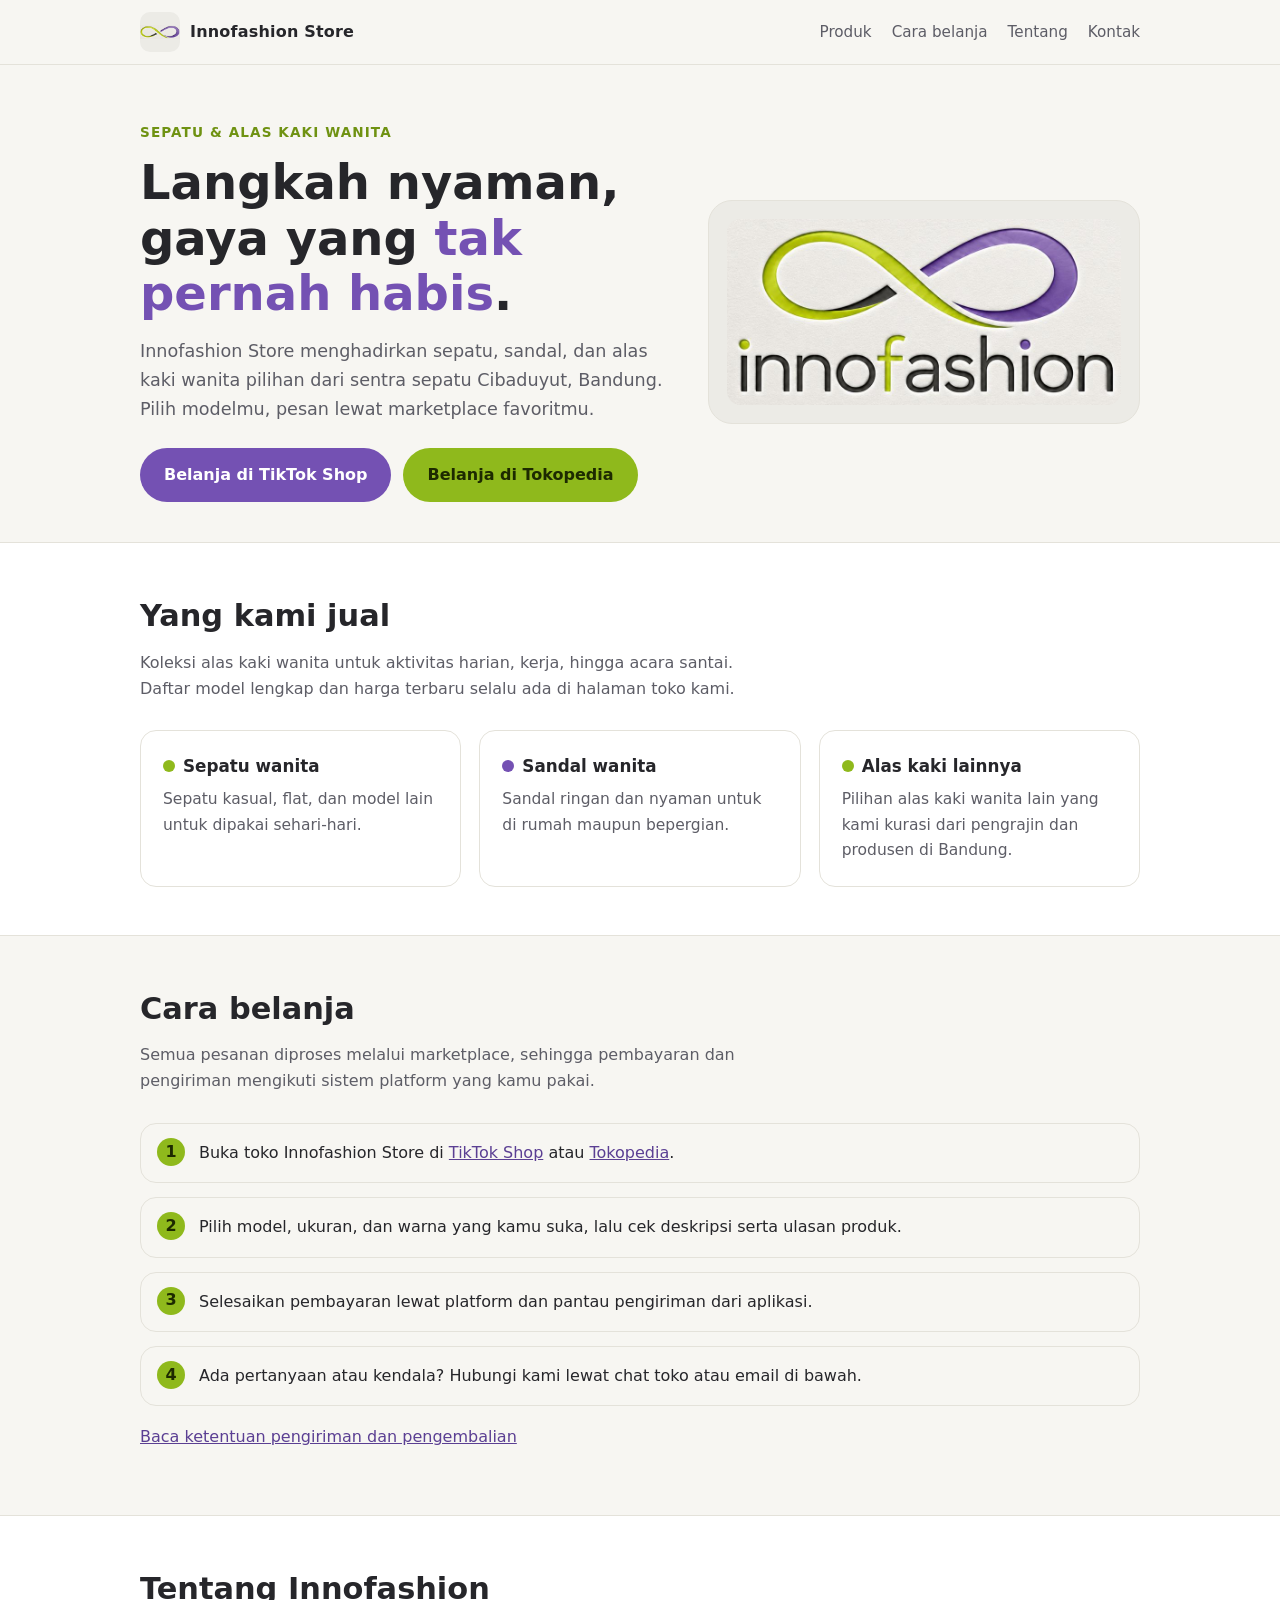
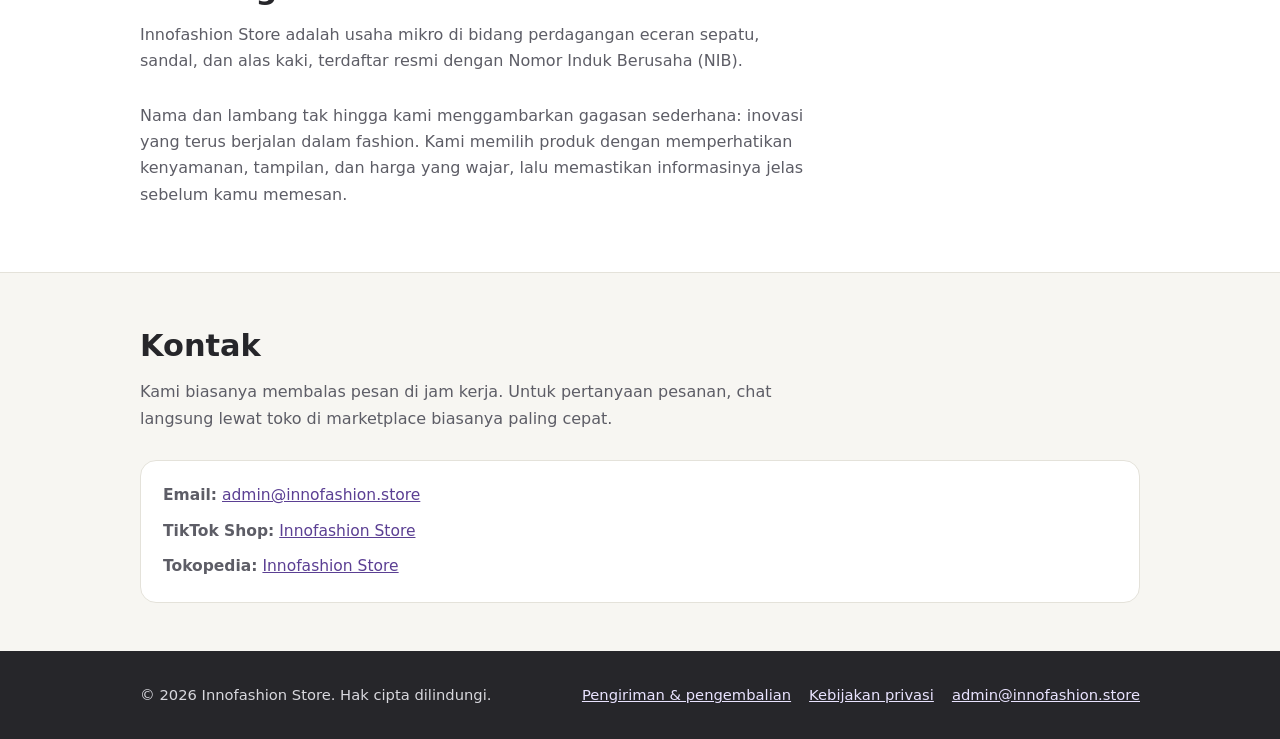
<file: index.html>
<!doctype html>
<html lang="id">
<head>
  <meta charset="utf-8">
  <meta name="viewport" content="width=device-width, initial-scale=1">
  <title>Innofashion Store | Sepatu dan Alas Kaki Wanita</title>
  <meta name="description" content="Innofashion Store menyediakan sepatu, sandal, dan alas kaki wanita pilihan dari sentra sepatu Cibaduyut, Bandung. Belanja lewat TikTok Shop dan Tokopedia.">
  <link rel="canonical" href="https://innofashion.store/">
  <link rel="icon" type="image/png" href="assets/favicon.png">
  <link rel="apple-touch-icon" href="assets/apple-touch-icon.png">
  <meta property="og:type" content="website">
  <meta property="og:title" content="Innofashion Store | Sepatu dan Alas Kaki Wanita">
  <meta property="og:description" content="Sepatu, sandal, dan alas kaki wanita pilihan dari Cibaduyut, Bandung. Belanja lewat TikTok Shop dan Tokopedia.">
  <meta property="og:url" content="https://innofashion.store/">
  <meta property="og:image" content="https://innofashion.store/assets/og.jpg">
  <meta name="theme-color" content="#f7f6f2">
  <link rel="stylesheet" href="style.css">
  <script type="application/ld+json">
  {
    "@context": "https://schema.org",
    "@type": "Store",
    "name": "Innofashion Store",
    "url": "https://innofashion.store/",
    "logo": "https://innofashion.store/assets/icon-512.png",
    "image": "https://innofashion.store/assets/og.jpg",
    "description": "Toko online sepatu, sandal, dan alas kaki wanita.",
    "email": "admin@innofashion.store",
    "sameAs": [
      "https://tk.tokopedia.com/ZSQ9Kd2bA/",
      "https://vt.tiktok.com/ZSgXhttFN/"
    ]
  }
  </script>
</head>
<body>
  <header class="site-header">
    <div class="wrap">
      <a class="brand" href="#top" aria-label="Innofashion Store, ke atas">
        <img src="assets/icon-512.png" alt="" width="40" height="40">
        <span>Innofashion Store</span>
      </a>
      <nav aria-label="Menu utama">
        <ul>
          <li><a href="#produk">Produk</a></li>
          <li><a href="#belanja">Cara belanja</a></li>
          <li><a href="#tentang">Tentang</a></li>
          <li><a href="#kontak">Kontak</a></li>
        </ul>
      </nav>
    </div>
  </header>

  <main id="top">
    <section class="hero">
      <div class="wrap">
        <div>
          <p class="eyebrow">Sepatu &amp; alas kaki wanita</p>
          <h1>Langkah nyaman, gaya yang <span>tak pernah habis</span>.</h1>
          <p class="lead">Innofashion Store menghadirkan sepatu, sandal, dan alas kaki wanita pilihan dari sentra sepatu Cibaduyut, Bandung. Pilih modelmu, pesan lewat marketplace favoritmu.</p>
          <div class="btns">
            <a class="btn btn-primary" href="https://vt.tiktok.com/ZSgXhttFN/" target="_blank" rel="noopener">Belanja di TikTok Shop</a>
            <a class="btn btn-lime" href="https://tk.tokopedia.com/ZSQ9Kd2bA/" target="_blank" rel="noopener">Belanja di Tokopedia</a>
          </div>
        </div>
        <div class="logo-card">
          <img src="assets/logo.png" alt="Logo Innofashion Store, lambang tak hingga berwarna hijau dan ungu di atas tulisan innofashion" width="870" height="410">
        </div>
      </div>
    </section>

    <section id="produk" class="band">
      <div class="wrap">
        <h2>Yang kami jual</h2>
        <p class="sub">Koleksi alas kaki wanita untuk aktivitas harian, kerja, hingga acara santai. Daftar model lengkap dan harga terbaru selalu ada di halaman toko kami.</p>
        <div class="grid">
          <article class="card">
            <h3><span class="dot l"></span>Sepatu wanita</h3>
            <p>Sepatu kasual, flat, dan model lain untuk dipakai sehari-hari.</p>
          </article>
          <article class="card">
            <h3><span class="dot p"></span>Sandal wanita</h3>
            <p>Sandal ringan dan nyaman untuk di rumah maupun bepergian.</p>
          </article>
          <article class="card">
            <h3><span class="dot l"></span>Alas kaki lainnya</h3>
            <p>Pilihan alas kaki wanita lain yang kami kurasi dari pengrajin dan produsen di Bandung.</p>
          </article>
        </div>
      </div>
    </section>

    <section id="belanja">
      <div class="wrap">
        <h2>Cara belanja</h2>
        <p class="sub">Semua pesanan diproses melalui marketplace, sehingga pembayaran dan pengiriman mengikuti sistem platform yang kamu pakai.</p>
        <ol class="steps">
          <li>Buka toko Innofashion Store di <a href="https://vt.tiktok.com/ZSgXhttFN/" target="_blank" rel="noopener">TikTok Shop</a> atau <a href="https://tk.tokopedia.com/ZSQ9Kd2bA/" target="_blank" rel="noopener">Tokopedia</a>.</li>
          <li>Pilih model, ukuran, dan warna yang kamu suka, lalu cek deskripsi serta ulasan produk.</li>
          <li>Selesaikan pembayaran lewat platform dan pantau pengiriman dari aplikasi.</li>
          <li>Ada pertanyaan atau kendala? Hubungi kami lewat chat toko atau email di bawah.</li>
        </ol>
        <p style="margin-top:18px"><a href="pengiriman-pengembalian.html">Baca ketentuan pengiriman dan pengembalian</a></p>
      </div>
    </section>

    <section id="tentang" class="band">
      <div class="wrap">
        <h2>Tentang Innofashion</h2>
        <p class="sub">Innofashion Store adalah usaha mikro di bidang perdagangan eceran sepatu, sandal, dan alas kaki, terdaftar resmi dengan Nomor Induk Berusaha (NIB).</p>
        <p style="max-width:44em;color:var(--muted)">Nama dan lambang tak hingga kami menggambarkan gagasan sederhana: inovasi yang terus berjalan dalam fashion. Kami memilih produk dengan memperhatikan kenyamanan, tampilan, dan harga yang wajar, lalu memastikan informasinya jelas sebelum kamu memesan.</p>
      </div>
    </section>

    <section id="kontak">
      <div class="wrap">
        <h2>Kontak</h2>
        <p class="sub">Kami biasanya membalas pesan di jam kerja. Untuk pertanyaan pesanan, chat langsung lewat toko di marketplace biasanya paling cepat.</p>
        <div class="card contact-box">
          <p><strong>Email:</strong> <a href="mailto:admin@innofashion.store">admin@innofashion.store</a></p>
          <p><strong>TikTok Shop:</strong> <a href="https://vt.tiktok.com/ZSgXhttFN/" target="_blank" rel="noopener">Innofashion Store</a></p>
          <p><strong>Tokopedia:</strong> <a href="https://tk.tokopedia.com/ZSQ9Kd2bA/" target="_blank" rel="noopener">Innofashion Store</a></p>
        </div>
      </div>
    </section>
  </main>

  <footer class="site-footer">
    <div class="wrap">
      <div>&copy; 2026 Innofashion Store. Hak cipta dilindungi.</div>
      <ul>
        <li><a href="pengiriman-pengembalian.html">Pengiriman &amp; pengembalian</a></li>
        <li><a href="privasi.html">Kebijakan privasi</a></li>
        <li><a href="mailto:admin@innofashion.store">admin@innofashion.store</a></li>
      </ul>
    </div>
  </footer>
</body>
</html>
</file>
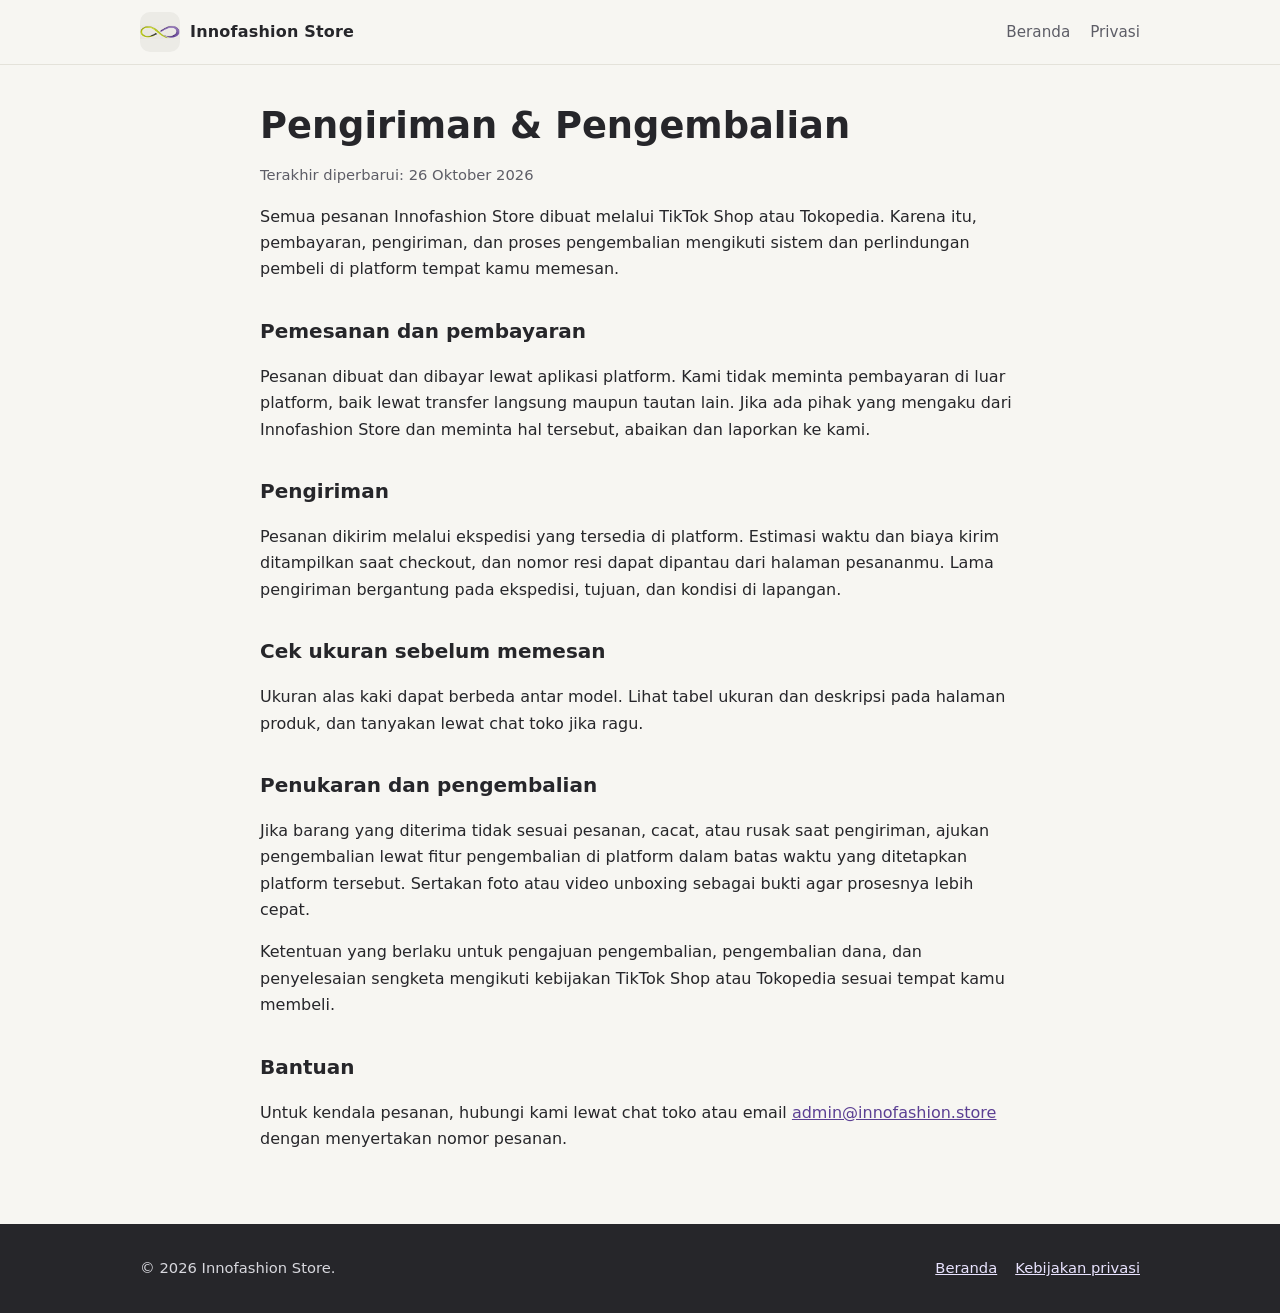
<file: pengiriman-pengembalian.html>
<!doctype html>
<html lang="id">
<head>
  <meta charset="utf-8">
  <meta name="viewport" content="width=device-width, initial-scale=1">
  <title>Pengiriman dan Pengembalian | Innofashion Store</title>
  <meta name="description" content="Ketentuan pengiriman, penukaran, dan pengembalian produk Innofashion Store yang dibeli melalui TikTok Shop dan Tokopedia.">
  <link rel="canonical" href="https://innofashion.store/pengiriman-pengembalian.html">
  <link rel="icon" type="image/png" href="assets/favicon.png">
  <link rel="stylesheet" href="style.css">
</head>
<body>
  <header class="site-header">
    <div class="wrap">
      <a class="brand" href="index.html"><img src="assets/icon-512.png" alt="" width="40" height="40"><span>Innofashion Store</span></a>
      <nav aria-label="Menu utama"><ul><li><a href="index.html">Beranda</a></li><li><a href="privasi.html">Privasi</a></li></ul></nav>
    </div>
  </header>

  <main class="wrap doc">
    <h1>Pengiriman &amp; Pengembalian</h1>
    <p class="updated">Terakhir diperbarui: 26 Oktober 2026</p>

    <p>Semua pesanan Innofashion Store dibuat melalui TikTok Shop atau Tokopedia. Karena itu, pembayaran, pengiriman, dan proses pengembalian mengikuti sistem dan perlindungan pembeli di platform tempat kamu memesan.</p>

    <h2>Pemesanan dan pembayaran</h2>
    <p>Pesanan dibuat dan dibayar lewat aplikasi platform. Kami tidak meminta pembayaran di luar platform, baik lewat transfer langsung maupun tautan lain. Jika ada pihak yang mengaku dari Innofashion Store dan meminta hal tersebut, abaikan dan laporkan ke kami.</p>

    <h2>Pengiriman</h2>
    <p>Pesanan dikirim melalui ekspedisi yang tersedia di platform. Estimasi waktu dan biaya kirim ditampilkan saat checkout, dan nomor resi dapat dipantau dari halaman pesananmu. Lama pengiriman bergantung pada ekspedisi, tujuan, dan kondisi di lapangan.</p>

    <h2>Cek ukuran sebelum memesan</h2>
    <p>Ukuran alas kaki dapat berbeda antar model. Lihat tabel ukuran dan deskripsi pada halaman produk, dan tanyakan lewat chat toko jika ragu.</p>

    <h2>Penukaran dan pengembalian</h2>
    <p>Jika barang yang diterima tidak sesuai pesanan, cacat, atau rusak saat pengiriman, ajukan pengembalian lewat fitur pengembalian di platform dalam batas waktu yang ditetapkan platform tersebut. Sertakan foto atau video unboxing sebagai bukti agar prosesnya lebih cepat.</p>
    <p>Ketentuan yang berlaku untuk pengajuan pengembalian, pengembalian dana, dan penyelesaian sengketa mengikuti kebijakan TikTok Shop atau Tokopedia sesuai tempat kamu membeli.</p>

    <h2>Bantuan</h2>
    <p>Untuk kendala pesanan, hubungi kami lewat chat toko atau email <a href="mailto:admin@innofashion.store">admin@innofashion.store</a> dengan menyertakan nomor pesanan.</p>
  </main>

  <footer class="site-footer">
    <div class="wrap">
      <div>&copy; 2026 Innofashion Store.</div>
      <ul><li><a href="index.html">Beranda</a></li><li><a href="privasi.html">Kebijakan privasi</a></li></ul>
    </div>
  </footer>
</body>
</html>
</file>
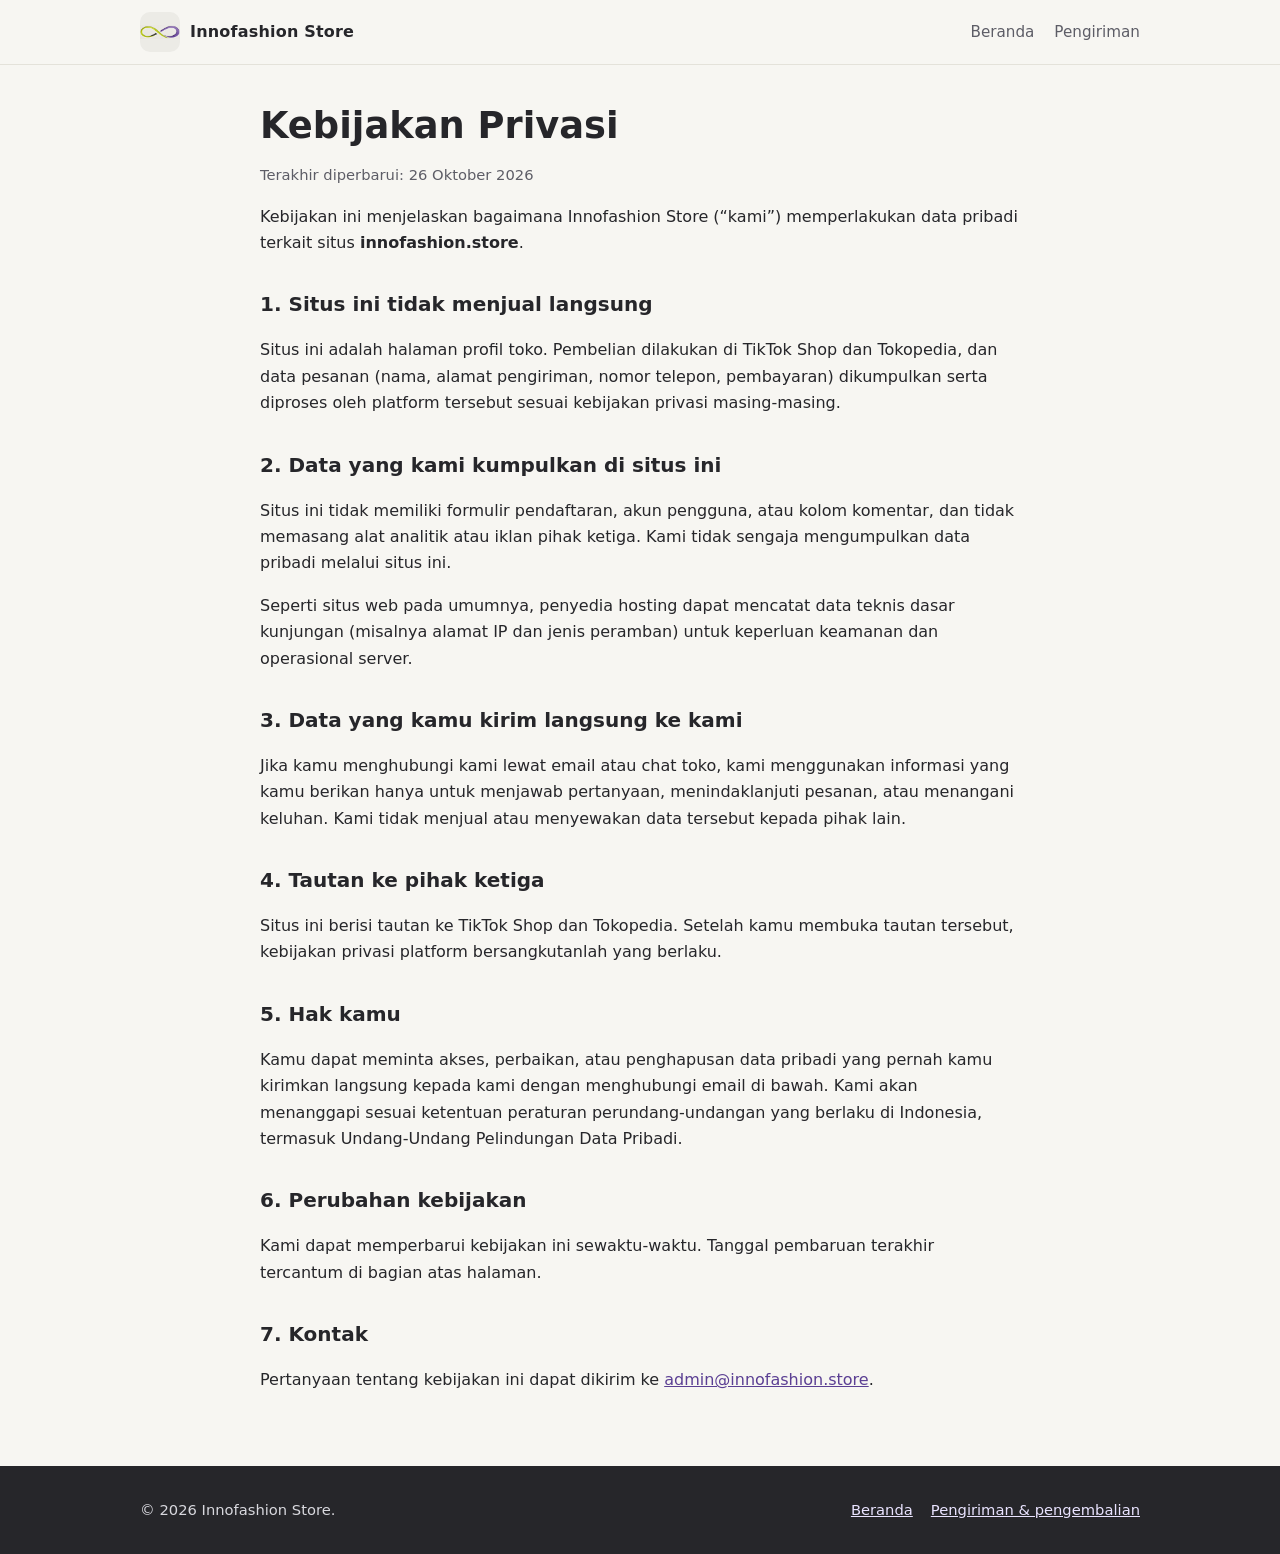
<file: privasi.html>
<!doctype html>
<html lang="id">
<head>
  <meta charset="utf-8">
  <meta name="viewport" content="width=device-width, initial-scale=1">
  <title>Kebijakan Privasi | Innofashion Store</title>
  <meta name="description" content="Kebijakan privasi situs Innofashion Store: data apa yang dikumpulkan, bagaimana digunakan, dan cara menghubungi kami.">
  <link rel="canonical" href="https://innofashion.store/privasi.html">
  <link rel="icon" type="image/png" href="assets/favicon.png">
  <link rel="stylesheet" href="style.css">
</head>
<body>
  <header class="site-header">
    <div class="wrap">
      <a class="brand" href="index.html"><img src="assets/icon-512.png" alt="" width="40" height="40"><span>Innofashion Store</span></a>
      <nav aria-label="Menu utama"><ul><li><a href="index.html">Beranda</a></li><li><a href="pengiriman-pengembalian.html">Pengiriman</a></li></ul></nav>
    </div>
  </header>

  <main class="wrap doc">
    <h1>Kebijakan Privasi</h1>
    <p class="updated">Terakhir diperbarui: 26 Oktober 2026</p>

    <p>Kebijakan ini menjelaskan bagaimana Innofashion Store (&ldquo;kami&rdquo;) memperlakukan data pribadi terkait situs <strong>innofashion.store</strong>.</p>

    <h2>1. Situs ini tidak menjual langsung</h2>
    <p>Situs ini adalah halaman profil toko. Pembelian dilakukan di TikTok Shop dan Tokopedia, dan data pesanan (nama, alamat pengiriman, nomor telepon, pembayaran) dikumpulkan serta diproses oleh platform tersebut sesuai kebijakan privasi masing-masing.</p>

    <h2>2. Data yang kami kumpulkan di situs ini</h2>
    <p>Situs ini tidak memiliki formulir pendaftaran, akun pengguna, atau kolom komentar, dan tidak memasang alat analitik atau iklan pihak ketiga. Kami tidak sengaja mengumpulkan data pribadi melalui situs ini.</p>
    <p>Seperti situs web pada umumnya, penyedia hosting dapat mencatat data teknis dasar kunjungan (misalnya alamat IP dan jenis peramban) untuk keperluan keamanan dan operasional server.</p>

    <h2>3. Data yang kamu kirim langsung ke kami</h2>
    <p>Jika kamu menghubungi kami lewat email atau chat toko, kami menggunakan informasi yang kamu berikan hanya untuk menjawab pertanyaan, menindaklanjuti pesanan, atau menangani keluhan. Kami tidak menjual atau menyewakan data tersebut kepada pihak lain.</p>

    <h2>4. Tautan ke pihak ketiga</h2>
    <p>Situs ini berisi tautan ke TikTok Shop dan Tokopedia. Setelah kamu membuka tautan tersebut, kebijakan privasi platform bersangkutanlah yang berlaku.</p>

    <h2>5. Hak kamu</h2>
    <p>Kamu dapat meminta akses, perbaikan, atau penghapusan data pribadi yang pernah kamu kirimkan langsung kepada kami dengan menghubungi email di bawah. Kami akan menanggapi sesuai ketentuan peraturan perundang-undangan yang berlaku di Indonesia, termasuk Undang-Undang Pelindungan Data Pribadi.</p>

    <h2>6. Perubahan kebijakan</h2>
    <p>Kami dapat memperbarui kebijakan ini sewaktu-waktu. Tanggal pembaruan terakhir tercantum di bagian atas halaman.</p>

    <h2>7. Kontak</h2>
    <p>Pertanyaan tentang kebijakan ini dapat dikirim ke <a href="mailto:admin@innofashion.store">admin@innofashion.store</a>.</p>
  </main>

  <footer class="site-footer">
    <div class="wrap">
      <div>&copy; 2026 Innofashion Store.</div>
      <ul><li><a href="index.html">Beranda</a></li><li><a href="pengiriman-pengembalian.html">Pengiriman &amp; pengembalian</a></li></ul>
    </div>
  </footer>
</body>
</html>
</file>
<file: style.css>
:root {
  --lime: #8fb91c;
  --lime-dark: #6f9212;
  --purple: #7451b3;
  --purple-dark: #5b3f93;
  --ink: #26262a;
  --muted: #5d5d66;
  --paper: #f7f6f2;
  --card: #ffffff;
  --line: #e4e2da;
  --radius: 16px;
  --max: 1040px;
}

* { box-sizing: border-box; }

html { scroll-behavior: smooth; }

body {
  margin: 0;
  font-family: system-ui, -apple-system, "Segoe UI", Roboto, "Helvetica Neue", Arial, sans-serif;
  color: var(--ink);
  background: var(--paper);
  line-height: 1.65;
  -webkit-text-size-adjust: 100%;
}

img { max-width: 100%; height: auto; display: block; }

a { color: var(--purple-dark); }
a:hover { color: var(--purple); }

.wrap { max-width: var(--max); margin: 0 auto; padding: 0 20px; }

/* Header */
.site-header {
  position: sticky; top: 0; z-index: 10;
  background: rgba(247, 246, 242, 0.92);
  backdrop-filter: blur(8px);
  border-bottom: 1px solid var(--line);
}
.site-header .wrap {
  display: flex; align-items: center; justify-content: space-between;
  gap: 16px; min-height: 64px;
}
.brand { display: flex; align-items: center; gap: 10px; text-decoration: none; color: var(--ink); font-weight: 700; letter-spacing: .2px; }
.brand img { width: 40px; height: 40px; border-radius: 10px; }
nav ul { list-style: none; display: flex; gap: 20px; margin: 0; padding: 0; flex-wrap: wrap; }
nav a { text-decoration: none; color: var(--muted); font-size: .95rem; }
nav a:hover { color: var(--ink); }

/* Hero */
.hero { padding: 56px 0 40px; }
.hero .wrap { display: grid; grid-template-columns: 1.1fr .9fr; gap: 40px; align-items: center; }
.eyebrow { color: var(--lime-dark); font-weight: 700; font-size: .85rem; letter-spacing: .08em; text-transform: uppercase; margin: 0 0 12px; }
h1 { font-size: clamp(1.9rem, 4.6vw, 3rem); line-height: 1.15; margin: 0 0 16px; }
h1 span { color: var(--purple); }
.lead { font-size: 1.1rem; color: var(--muted); margin: 0 0 24px; max-width: 34em; }
.logo-card { background: #ecebe6; border-radius: 24px; padding: 18px; border: 1px solid var(--line); }
.logo-card img { border-radius: 14px; width: 100%; }

.btns { display: flex; flex-wrap: wrap; gap: 12px; }
.btn {
  display: inline-block; padding: 12px 22px; border-radius: 999px;
  font-weight: 700; text-decoration: none; border: 2px solid transparent;
  transition: transform .12s ease, background .12s ease;
}
.btn:hover { transform: translateY(-1px); }
.btn-primary { background: var(--purple); color: #fff; }
.btn-primary:hover { background: var(--purple-dark); color: #fff; }
.btn-lime { background: var(--lime); color: #1d2a00; }
.btn-lime:hover { background: var(--lime-dark); color: #fff; }

/* Sections */
section { padding: 48px 0; }
h2 { font-size: clamp(1.4rem, 3vw, 1.9rem); margin: 0 0 8px; }
.sub { color: var(--muted); margin: 0 0 28px; max-width: 40em; }

.grid { display: grid; gap: 18px; grid-template-columns: repeat(auto-fit, minmax(230px, 1fr)); }
.card { background: var(--card); border: 1px solid var(--line); border-radius: var(--radius); padding: 22px; }
.card h3 { margin: 0 0 6px; font-size: 1.05rem; }
.card p { margin: 0; color: var(--muted); font-size: .97rem; }
.dot { width: 12px; height: 12px; border-radius: 50%; display: inline-block; margin-right: 8px; }
.dot.l { background: var(--lime); }
.dot.p { background: var(--purple); }

.band { background: #fff; border-top: 1px solid var(--line); border-bottom: 1px solid var(--line); }

.steps { counter-reset: s; list-style: none; padding: 0; margin: 0; display: grid; gap: 14px; }
.steps li { counter-increment: s; background: var(--paper); border: 1px solid var(--line); border-radius: var(--radius); padding: 16px 18px 16px 58px; position: relative; }
.steps li::before { content: counter(s); position: absolute; left: 16px; top: 14px; width: 28px; height: 28px; border-radius: 50%; background: var(--lime); color: #1d2a00; font-weight: 800; display: grid; place-items: center; }

.contact-box { display: grid; gap: 10px; }
.contact-box p { margin: 0; }

/* Footer */
.site-footer { background: var(--ink); color: #d8d8de; padding: 32px 0; font-size: .92rem; }
.site-footer a { color: #e9e3ff; }
.site-footer .wrap { display: flex; flex-wrap: wrap; justify-content: space-between; gap: 14px; }
.site-footer ul { list-style: none; display: flex; gap: 18px; margin: 0; padding: 0; flex-wrap: wrap; }

/* Legal pages */
.doc { padding: 40px 0 56px; max-width: 760px; }
.doc h1 { font-size: clamp(1.7rem, 4vw, 2.3rem); }
.doc h2 { margin-top: 32px; font-size: 1.25rem; }
.doc .updated { color: var(--muted); font-size: .92rem; }

@media (max-width: 760px) {
  .hero { padding: 32px 0 24px; }
  .hero .wrap { grid-template-columns: 1fr; gap: 24px; }
  .logo-card { order: -1; }
  nav ul { gap: 14px; }
  .brand span { display: none; }
  section { padding: 36px 0; }
}

@media (prefers-reduced-motion: reduce) {
  html { scroll-behavior: auto; }
  .btn { transition: none; }
}
</file>
